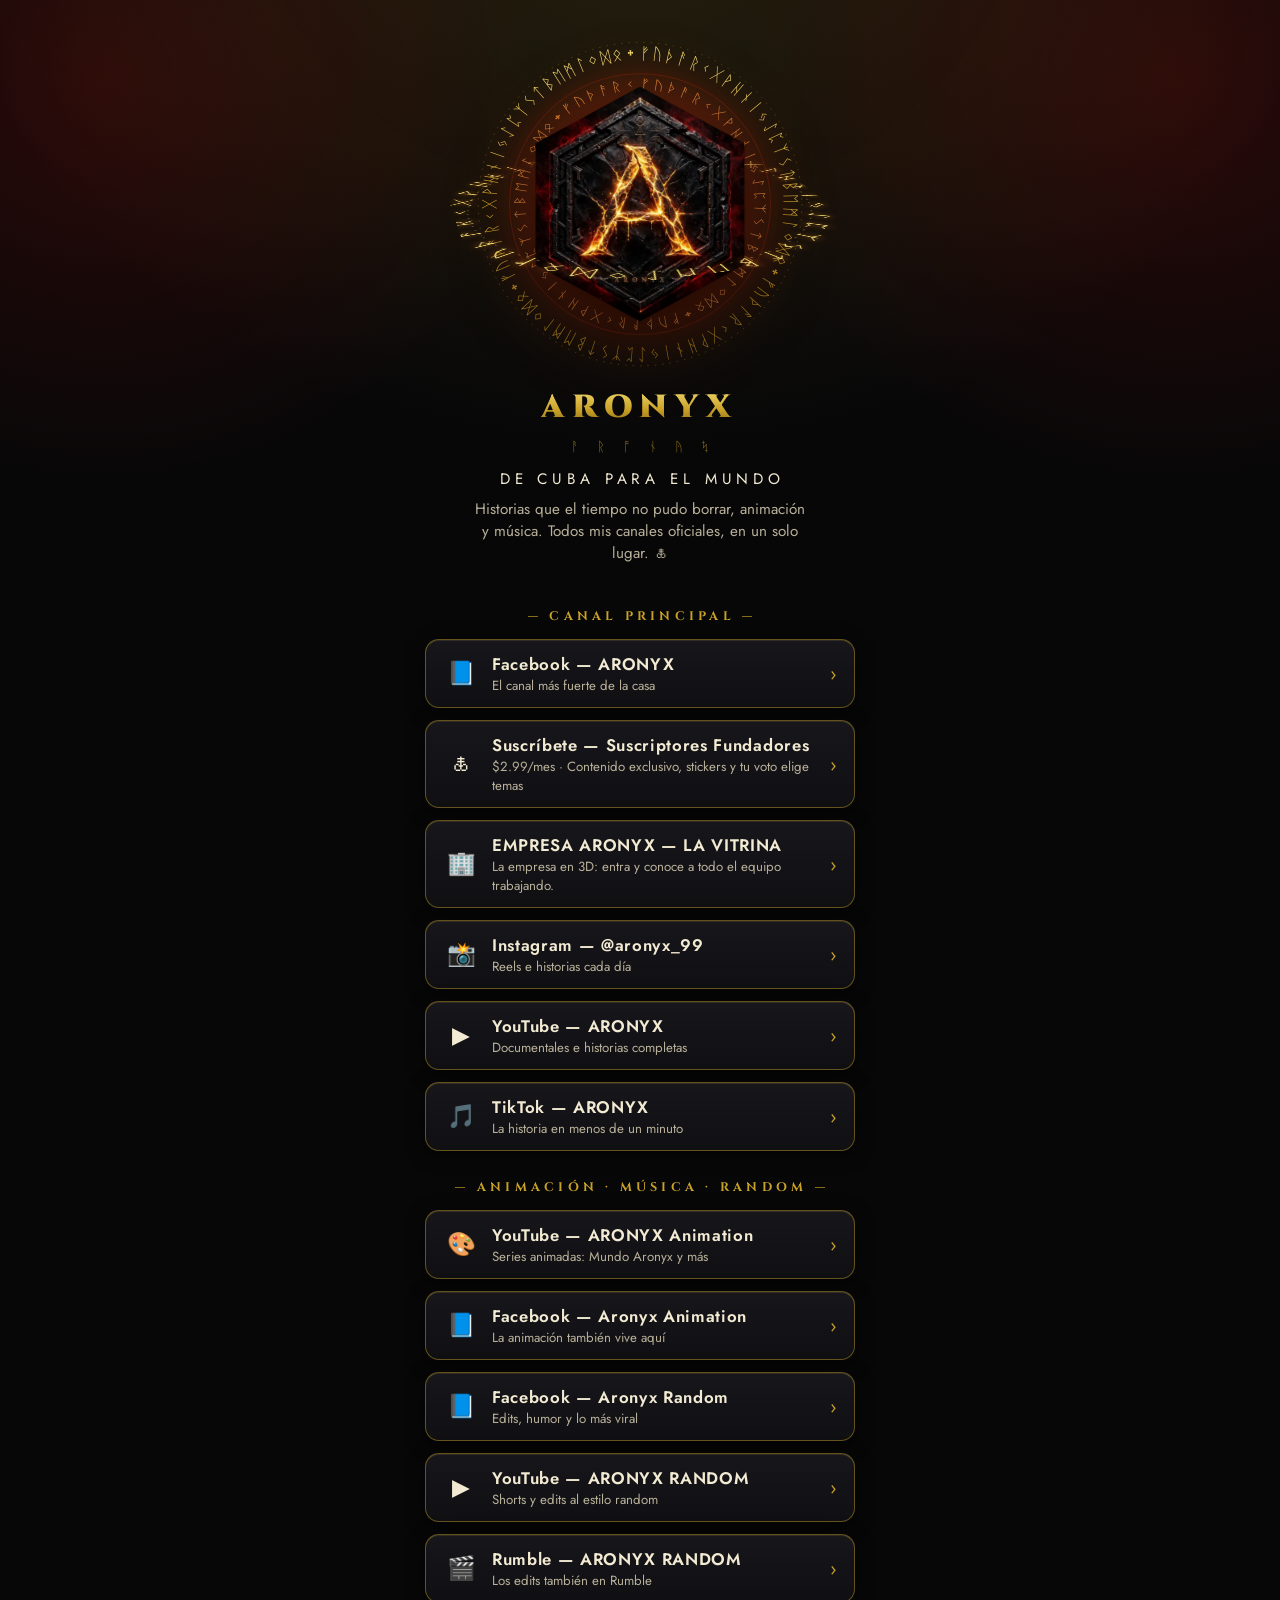
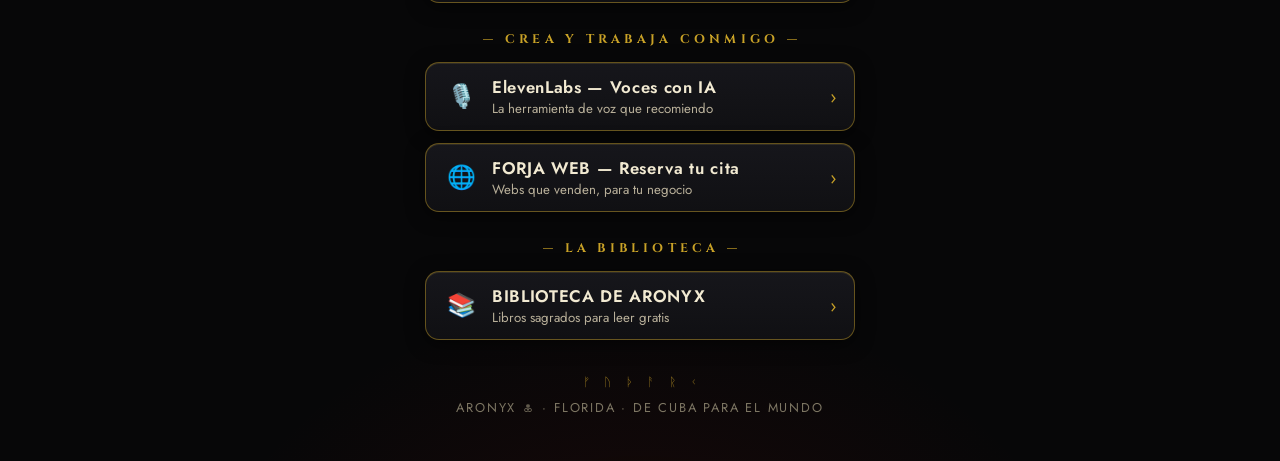
<file: index.html>
<!DOCTYPE html>
<html lang="es">
<head>
<meta charset="UTF-8">
<meta name="viewport" content="width=device-width, initial-scale=1.0">
<title>ARONYX 🜏 — Todos mis enlaces</title>
<meta name="description" content="ARONYX — Historias, animación y música. De Cuba para el mundo. Todos los canales oficiales en un solo lugar.">
<link rel="preconnect" href="https://fonts.googleapis.com">
<link rel="preconnect" href="https://fonts.gstatic.com" crossorigin>
<link href="https://fonts.googleapis.com/css2?family=Cinzel:wght@600;700;900&family=Jost:ital,wght@0,400;0,500;0,600;1,400&display=swap" rel="stylesheet">
<style>
  :root{
    --gold:#c9a227; --gold-hi:#eccd6a; --gold-dim:#8a6d1d;
    --bg:#070708; --panel:#101013; --panel2:#16161b;
    --text:#f2ead2; --muted:#b9b09a;
  }
  *{margin:0;padding:0;box-sizing:border-box;-webkit-tap-highlight-color:transparent}
  html,body{background:var(--bg);overflow-x:clip}
  body{
    font-family:'Jost',system-ui,sans-serif; color:var(--text);
    min-height:100vh; display:flex; flex-direction:column; align-items:center;
    padding:34px 18px 44px;
    background:
      radial-gradient(ellipse 55% 32% at 8% 4%, rgba(186,22,12,.20), transparent 62%),
      radial-gradient(ellipse 55% 32% at 92% 4%, rgba(186,22,12,.20), transparent 62%),
      radial-gradient(ellipse 90% 45% at 50% -5%, rgba(201,162,39,.16), transparent 60%),
      radial-gradient(ellipse 60% 30% at 50% 110%, rgba(150,12,6,.14), transparent 60%),
      var(--bg);
  }
  .wrap{width:100%;max-width:430px;display:flex;flex-direction:column;align-items:center}

  /* ===== Emblema épico: el sigilo REAL de su perfil + anillos rúnicos en 3D ===== */
  .hero{
    position:relative;width:min(86vw,332px);aspect-ratio:1/1;margin-top:4px;
    perspective:1050px;
    animation:epic-in 1.15s cubic-bezier(.17,1.25,.3,1) .08s both;
  }
  .stage{position:absolute;inset:0;transform-style:preserve-3d;animation:sway 9s ease-in-out 1.5s infinite}
  .glow{
    position:absolute;inset:7%;border-radius:50%;
    background:radial-gradient(circle,rgba(255,106,0,.55),rgba(214,32,12,.30) 46%,transparent 70%);
    filter:blur(16px);animation:pulse 3.8s ease-in-out infinite;
  }
  .flare{
    position:absolute;inset:0;pointer-events:none;opacity:0;
    background:radial-gradient(circle at 50% 46%,rgba(255,196,92,.55),rgba(255,90,20,.16) 42%,transparent 68%);
    animation:flare 1.25s ease-out .4s both;
  }
  .rings{position:absolute;inset:0;width:100%;height:100%;transform:translateZ(-6px)}
  .spin-a{transform-box:view-box;transform-origin:center;animation:spin 74s linear infinite}
  .spin-b{transform-box:view-box;transform-origin:center;animation:spin-rev 52s linear infinite}
  .runes-outer{font-size:20px;letter-spacing:3px;fill:url(#goldring)}
  .runes-mid{font-size:15.5px;letter-spacing:2px;fill:#ffab4a;opacity:.92}
  .orbit-plane{position:absolute;inset:-5%;transform:rotateX(70deg) rotateZ(-16deg);pointer-events:none}
  .orbit{width:100%;height:100%;animation:spin 26s linear infinite}
  .runes-orbit{font-size:25px;letter-spacing:6px;fill:#f6e27a;filter:drop-shadow(0 0 6px rgba(255,140,30,.85))}
  .core{
    position:absolute;left:50%;top:50%;width:75%;aspect-ratio:1/1;
    transform:translate(-50%,-50%) translateZ(36px);
    filter:drop-shadow(0 16px 28px rgba(0,0,0,.8)) drop-shadow(0 0 30px rgba(255,84,20,.30));
  }
  .sigil-img{
    width:100%;height:100%;object-fit:cover;display:block;
    clip-path:polygon(50% 4.5%,90.5% 26.5%,90.5% 73.5%,50% 95.5%,9.5% 73.5%,9.5% 26.5%);
  }
  .shock{
    position:absolute;left:50%;top:50%;width:64%;aspect-ratio:1/1;margin:-32% 0 0 -32%;
    border-radius:50%;border:2px solid rgba(255,176,72,.9);
    box-shadow:0 0 24px rgba(255,120,30,.5), inset 0 0 24px rgba(255,120,30,.35);
    opacity:0;pointer-events:none;animation:shock 1.05s ease-out .55s both;
  }
  .embers{position:absolute;inset:0;pointer-events:none}
  .embers span{
    position:absolute;bottom:15%;width:5px;height:5px;border-radius:50%;opacity:0;
    background:radial-gradient(circle,#ffd98a 0%,#ff7a1a 55%,rgba(255,60,10,0) 78%);
    box-shadow:0 0 8px 2px rgba(255,120,30,.55);
    animation:rise 7s linear infinite;
  }
  @keyframes spin{to{transform:rotate(360deg)}}
  @keyframes spin-rev{to{transform:rotate(-360deg)}}
  @keyframes pulse{0%,100%{opacity:.55;transform:scale(.96)}50%{opacity:.95;transform:scale(1.05)}}
  @keyframes sway{0%,100%{transform:rotateX(4deg) rotateY(-6deg)}50%{transform:rotateX(-3deg) rotateY(6deg)}}
  @keyframes epic-in{
    0%{opacity:0;transform:scale(.3) rotate(-7deg);filter:brightness(3.4) saturate(1.7)}
    52%{opacity:1;transform:scale(1.07) rotate(1.5deg);filter:brightness(1.6)}
    76%{transform:scale(.98) rotate(0deg)}
    100%{opacity:1;transform:scale(1);filter:brightness(1)}
  }
  @keyframes shock{0%{transform:scale(.5);opacity:.95}100%{transform:scale(1.45);opacity:0}}
  @keyframes flare{0%{opacity:0}25%{opacity:.9}100%{opacity:0}}
  @keyframes rise{
    0%{transform:translate3d(0,0,0) scale(1);opacity:0}
    10%{opacity:1}
    68%{opacity:.9}
    100%{transform:translate3d(var(--sway,0px),-218px,0) scale(.3);opacity:0}
  }
  @media (prefers-reduced-motion: reduce){
    .hero,.stage,.glow,.spin-a,.spin-b,.orbit{animation:none}
    .flare,.shock,.embers{display:none}
  }

  h1{
    font-family:'Cinzel',serif;font-weight:900;letter-spacing:.24em;
    font-size:2rem;margin-top:16px;text-align:center;
    background:linear-gradient(180deg,#f6e27a 0%,var(--gold) 55%,#7c5f14 100%);
    -webkit-background-clip:text;background-clip:text;color:transparent;
  }
  .runes{color:var(--gold-dim);letter-spacing:.55em;font-size:.8rem;margin-top:8px;text-indent:.55em}
  .lema{
    margin-top:12px;font-size:.95rem;letter-spacing:.32em;text-transform:uppercase;
    color:var(--text);text-align:center;text-indent:.32em;
  }
  .sub{margin-top:8px;color:var(--muted);font-size:.95rem;text-align:center;line-height:1.45;max-width:340px}
  .links{width:100%;margin-top:28px;display:flex;flex-direction:column;gap:12px}
  .section{
    margin:16px 0 2px;font-family:'Cinzel',serif;font-size:.78rem;font-weight:700;
    letter-spacing:.34em;color:var(--gold);text-transform:uppercase;text-align:center;text-indent:.34em;
  }
  a.btn{
    display:flex;align-items:center;gap:14px;width:100%;
    min-height:62px;padding:12px 18px;border-radius:14px;
    background:linear-gradient(180deg,var(--panel2),var(--panel));
    border:1px solid rgba(201,162,39,.45);
    color:var(--text);text-decoration:none;
    box-shadow:0 4px 18px rgba(0,0,0,.55), inset 0 1px 0 rgba(236,205,106,.12);
    transition:transform .12s ease, border-color .12s ease, box-shadow .12s ease;
  }
  a.btn:active{transform:scale(.985);border-color:var(--gold-hi)}
  .ico{font-size:1.45rem;line-height:1;width:34px;text-align:center;flex:0 0 34px}
  .btn .t{display:flex;flex-direction:column}
  .btn .name{font-weight:600;font-size:1.05rem;letter-spacing:.04em}
  .btn .desc{color:var(--muted);font-size:.83rem}
  .btn .arr{margin-left:auto;color:var(--gold);font-size:1.15rem}
  footer{margin-top:34px;text-align:center}
  footer .fr{color:var(--gold-dim);letter-spacing:.5em;font-size:.72rem;text-indent:.5em}
  footer p{color:#7d7663;font-size:.8rem;margin-top:8px;letter-spacing:.14em}
</style>
</head>
<body>
<div class="wrap">

  <!-- Sigilo oficial ARONYX: la imagen REAL de su perfil (hexágono de obsidiana, A de lava,
       negro y rojo) rodeada de anillos rúnicos en 3D. La A NO se redibuja: es la suya. -->
  <div class="hero" role="img" aria-label="Sigilo oficial ARONYX: hexágono de obsidiana con la A de lava, rodeado de runas">
    <div class="stage">
      <div class="glow"></div>
      <div class="flare"></div>
      <svg class="rings" viewBox="0 0 400 400" aria-hidden="true">
        <defs>
          <path id="cirO" d="M200,24 a176,176 0 1,1 -0.01,0"/>
          <path id="cirM" d="M200,60 a140,140 0 1,1 -0.01,0"/>
          <linearGradient id="goldring" x1="0" y1="0" x2="0" y2="1">
            <stop offset="0" stop-color="#f6e27a"/><stop offset=".55" stop-color="#c9a227"/><stop offset="1" stop-color="#8a6d1d"/>
          </linearGradient>
        </defs>
        <circle cx="200" cy="200" r="196" fill="none" stroke="#8a6d1d" stroke-width="1" stroke-dasharray="2 7" opacity=".55"/>
        <circle cx="200" cy="200" r="158" fill="none" stroke="rgba(224,49,18,.30)" stroke-width="1"/>
        <circle cx="200" cy="200" r="122" fill="none" stroke="rgba(201,162,39,.20)" stroke-width="1" stroke-dasharray="1 6"/>
        <g class="spin-a">
          <text class="runes-outer"><textPath href="#cirO" textLength="1102" lengthAdjust="spacingAndGlyphs">ᚠᚢᚦᚨᚱᚲᚷᚹᚺᚾᛁᛃᛇᛈᛉᛊᛏᛒᛖᛗᛚᛜᛞᛟ᛭ᚠᚢᚦᚨᚱᚲᚷᚹᚺᚾᛁᛃᛇᛈᛉᛊᛏᛒᛖᛗᛚᛜᛞᛟ᛭ᚠᚢᚦᚨᚱᚲᚷᚹᚺᚾᛁᛃᛇᛈᛉᛊᛏᛒᛖᛗᛚᛜᛞᛟ᛭</textPath></text>
        </g>
        <g class="spin-b">
          <text class="runes-mid"><textPath href="#cirM" textLength="876" lengthAdjust="spacingAndGlyphs">ᚠᚢᚦᚨᚱᚲᚷᚹᚺᚾᛁᛃᛇᛈᛉᛊᛏᛒᛖᛗᛚᛜᛞᛟ᛭ᚠᚢᚦᚨᚱᚲᚷᚹᚺᚾᛁᛃᛇᛈᛉᛊᛏᛒᛖᛗᛚᛜᛞᛟ᛭ᚠᚢᚦᚨᚱᚲ</textPath></text>
        </g>
      </svg>
      <div class="orbit-plane">
        <svg class="orbit" viewBox="0 0 400 400" aria-hidden="true">
          <defs><path id="cirT" d="M200,14 a186,186 0 1,1 -0.01,0"/></defs>
          <circle cx="200" cy="200" r="186" fill="none" stroke="rgba(236,205,106,.4)" stroke-width="1.4" stroke-dasharray="3 9"/>
          <text class="runes-orbit"><textPath href="#cirT" textLength="1164" lengthAdjust="spacingAndGlyphs">ᚠᚢᚦᚨᚱᚲᚷᚹᚺᚾᛁᛃᛇᛈᛉᛊᛏᛒᛖᛗᛚᛜᛞᛟᚠᚢᚦᚨᚱᚲᚷᚹᚺᚾᛁᛃᛇᛈ</textPath></text>
        </svg>
      </div>
      <div class="core">
        <img class="sigil-img" src="[data-uri]" width="640" height="640" alt="Sigilo ARONYX" fetchpriority="high" decoding="async">
      </div>
      <div class="shock"></div>
      <div class="embers" aria-hidden="true">
        <span style="left:18%;--sway:-22px;animation-duration:7.5s;animation-delay:.2s"></span>
        <span style="left:26%;--sway:14px;animation-duration:9s;animation-delay:1.4s"></span>
        <span style="left:33%;--sway:-10px;animation-duration:6.4s;animation-delay:2.6s"></span>
        <span style="left:41%;--sway:20px;animation-duration:8.2s;animation-delay:.8s"></span>
        <span style="left:48%;--sway:-18px;animation-duration:7s;animation-delay:3.4s"></span>
        <span style="left:56%;--sway:10px;animation-duration:9.6s;animation-delay:1.9s"></span>
        <span style="left:63%;--sway:-24px;animation-duration:6.8s;animation-delay:4.2s"></span>
        <span style="left:71%;--sway:16px;animation-duration:8.8s;animation-delay:.5s"></span>
        <span style="left:79%;--sway:-12px;animation-duration:7.8s;animation-delay:2.2s"></span>
        <span style="left:29%;--sway:24px;animation-duration:10s;animation-delay:5s"></span>
        <span style="left:52%;--sway:-6px;animation-duration:6.2s;animation-delay:5.8s"></span>
        <span style="left:67%;--sway:8px;animation-duration:9.2s;animation-delay:3s"></span>
      </div>
    </div>
  </div>

  <h1>ARONYX</h1>
  <div class="runes">ᚨ ᚱ ᚩ ᚾ ᚤ ᛪ</div>
  <div class="lema">De Cuba para el mundo</div>
  <p class="sub">Historias que el tiempo no pudo borrar, animación y música. Todos mis canales oficiales, en un solo lugar. 🜏</p>

  <div class="links">
    <div class="section">— Canal principal —</div>

    <a class="btn" href="https://www.facebook.com/61594683735686">
      <span class="ico">📘</span>
      <span class="t"><span class="name">Facebook — ARONYX</span><span class="desc">El canal más fuerte de la casa</span></span>
      <span class="arr">›</span>
    </a>
    <a class="btn" href="https://www.facebook.com/61594683735686/subscribe/">
      <span class="ico">🜏</span>
      <span class="t"><span class="name">Suscríbete — Suscriptores Fundadores</span><span class="desc">$2.99/mes · Contenido exclusivo, stickers y tu voto elige temas</span></span>
      <span class="arr">›</span>
    </a>
    <a class="btn" href="https://muse.ai/s/empresa-aronyx-uv60xvxmixzegxe/OhN6BYkK7xHmEYTzje8Q-FH6EB6jsXuoKxsRKbzCZ30">
      <span class="ico">🏢</span>
      <span class="t"><span class="name">EMPRESA ARONYX — LA VITRINA</span><span class="desc">La empresa en 3D: entra y conoce a todo el equipo trabajando.</span></span>
      <span class="arr">›</span>
    </a>
    <a class="btn" href="https://www.instagram.com/aronyx_99">
      <span class="ico">📸</span>
      <span class="t"><span class="name">Instagram — @aronyx_99</span><span class="desc">Reels e historias cada día</span></span>
      <span class="arr">›</span>
    </a>
    <a class="btn" href="https://www.youtube.com/@aronyx99">
      <span class="ico">▶️</span>
      <span class="t"><span class="name">YouTube — ARONYX</span><span class="desc">Documentales e historias completas</span></span>
      <span class="arr">›</span>
    </a>
    <a class="btn" href="https://www.tiktok.com/@elami_ci99">
      <span class="ico">🎵</span>
      <span class="t"><span class="name">TikTok — ARONYX</span><span class="desc">La historia en menos de un minuto</span></span>
      <span class="arr">›</span>
    </a>

    <div class="section">— Animación · Música · Random —</div>

    <a class="btn" href="https://www.youtube.com/@ARONYXAnimation">
      <span class="ico">🎨</span>
      <span class="t"><span class="name">YouTube — ARONYX Animation</span><span class="desc">Series animadas: Mundo Aronyx y más</span></span>
      <span class="arr">›</span>
    </a>
    <a class="btn" href="https://www.facebook.com/profile.php?id=61595807870297">
      <span class="ico">📘</span>
      <span class="t"><span class="name">Facebook — Aronyx Animation</span><span class="desc">La animación también vive aquí</span></span>
      <span class="arr">›</span>
    </a>
    <a class="btn" href="https://www.facebook.com/profile.php?id=61595536201968">
      <span class="ico">📘</span>
      <span class="t"><span class="name">Facebook — Aronyx Random</span><span class="desc">Edits, humor y lo más viral</span></span>
      <span class="arr">›</span>
    </a>
    <a class="btn" href="https://www.youtube.com/@ARONYXRANDOM">
      <span class="ico">▶️</span>
      <span class="t"><span class="name">YouTube — ARONYX RANDOM</span><span class="desc">Shorts y edits al estilo random</span></span>
      <span class="arr">›</span>
    </a>
    <a class="btn" href="https://rumble.com/c/c-7971514">
      <span class="ico">🎬</span>
      <span class="t"><span class="name">Rumble — ARONYX RANDOM</span><span class="desc">Los edits también en Rumble</span></span>
      <span class="arr">›</span>
    </a>

    <div class="section">— Crea y trabaja conmigo —</div>

    <a class="btn" href="https://try.elevenlabs.io/y86psbyp3qfk">
      <span class="ico">🎙️</span>
      <span class="t"><span class="name">ElevenLabs — Voces con IA</span><span class="desc">La herramienta de voz que recomiendo</span></span>
      <span class="arr">›</span>
    </a>
    <a class="btn" href="https://cal.com/forjaweb/cita-forja-web">
      <span class="ico">🌐</span>
      <span class="t"><span class="name">FORJA WEB — Reserva tu cita</span><span class="desc">Webs que venden, para tu negocio</span></span>
      <span class="arr">›</span>
    </a>

    <div class="section">— La Biblioteca —</div>

    <a class="btn" href="biblioteca.html">
      <span class="ico">📚</span>
      <span class="t"><span class="name">BIBLIOTECA DE ARONYX</span><span class="desc">Libros sagrados para leer gratis</span></span>
      <span class="arr">›</span>
    </a>
  </div>

  <footer>
    <div class="fr">ᚠ ᚢ ᚦ ᚨ ᚱ ᚲ</div>
    <p>ARONYX 🜏 · FLORIDA · DE CUBA PARA EL MUNDO</p>
  </footer>
</div>
<script>
try{var i=document.querySelector('.sigil-img');if(i){var l=document.createElement('link');l.rel='icon';l.type='image/webp';l.href=i.src;document.head.appendChild(l);}}catch(e){}
</script>
</body>
</html>
</file>
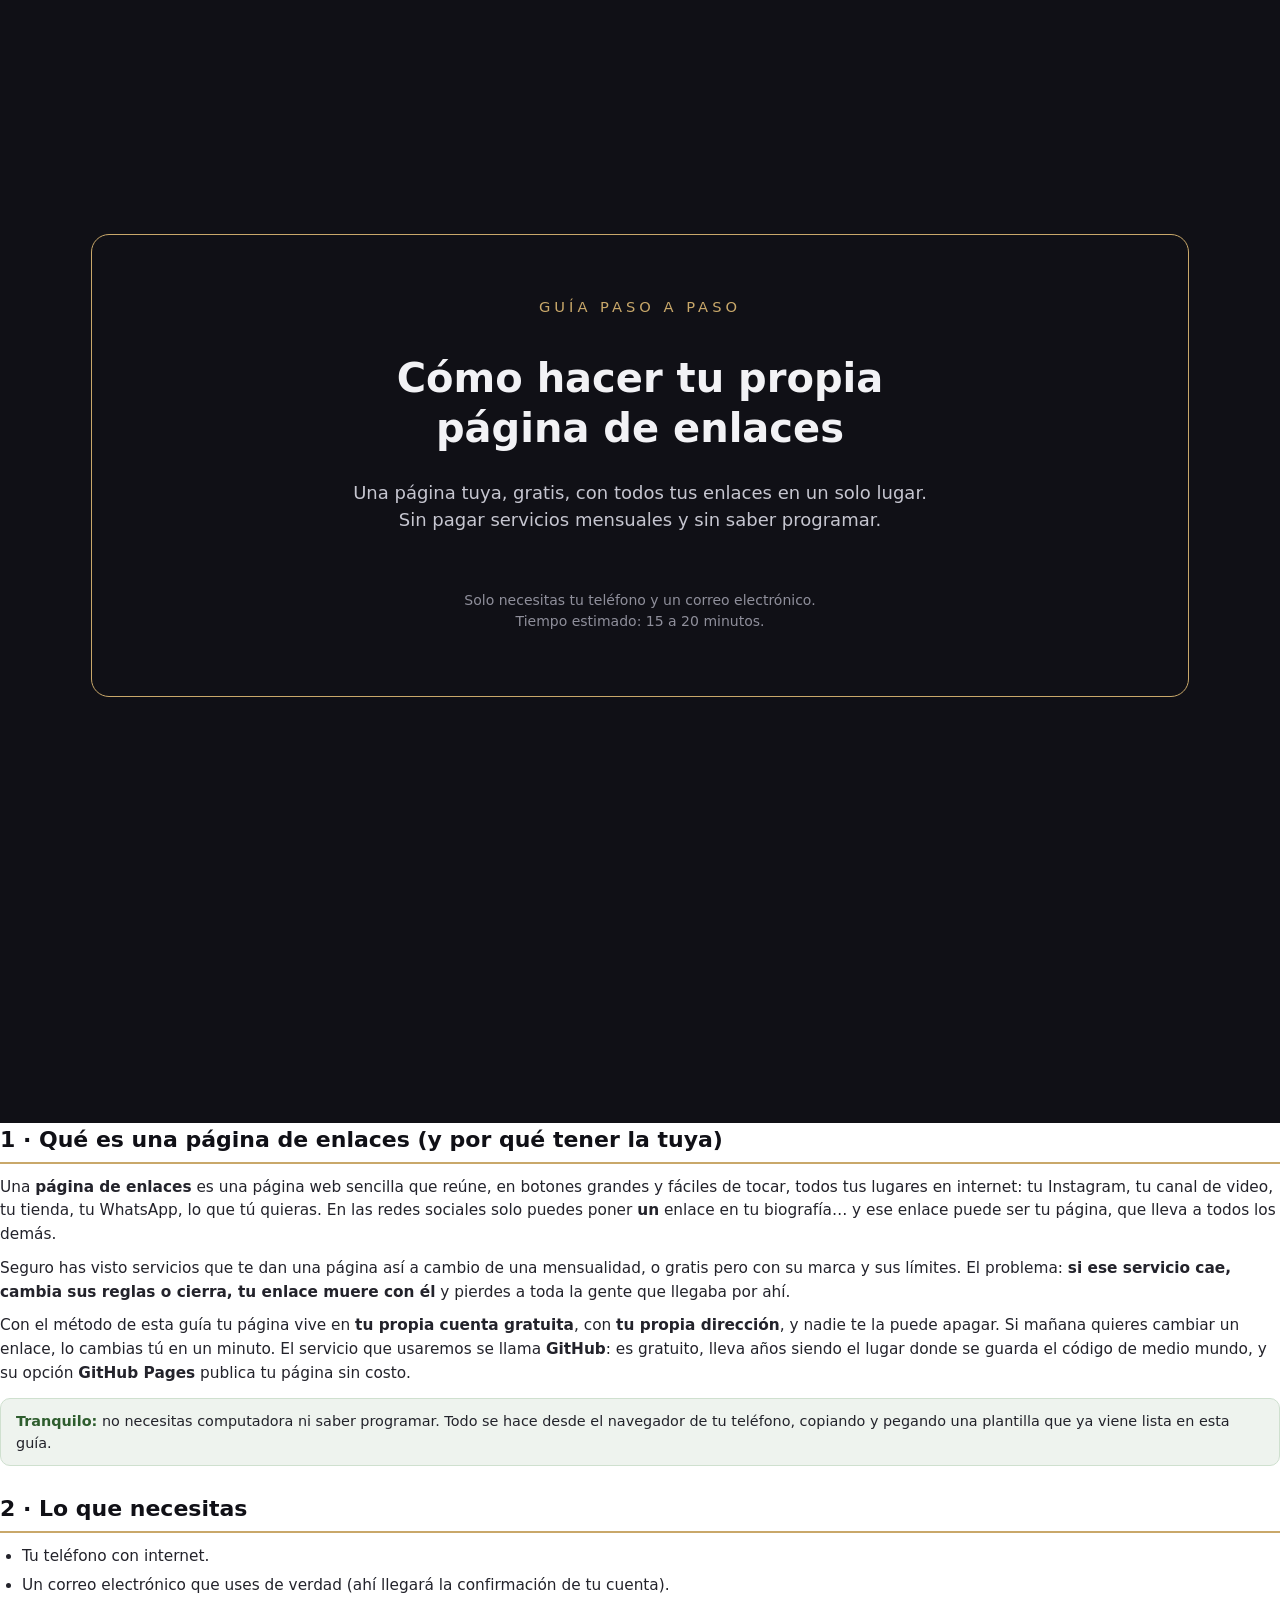
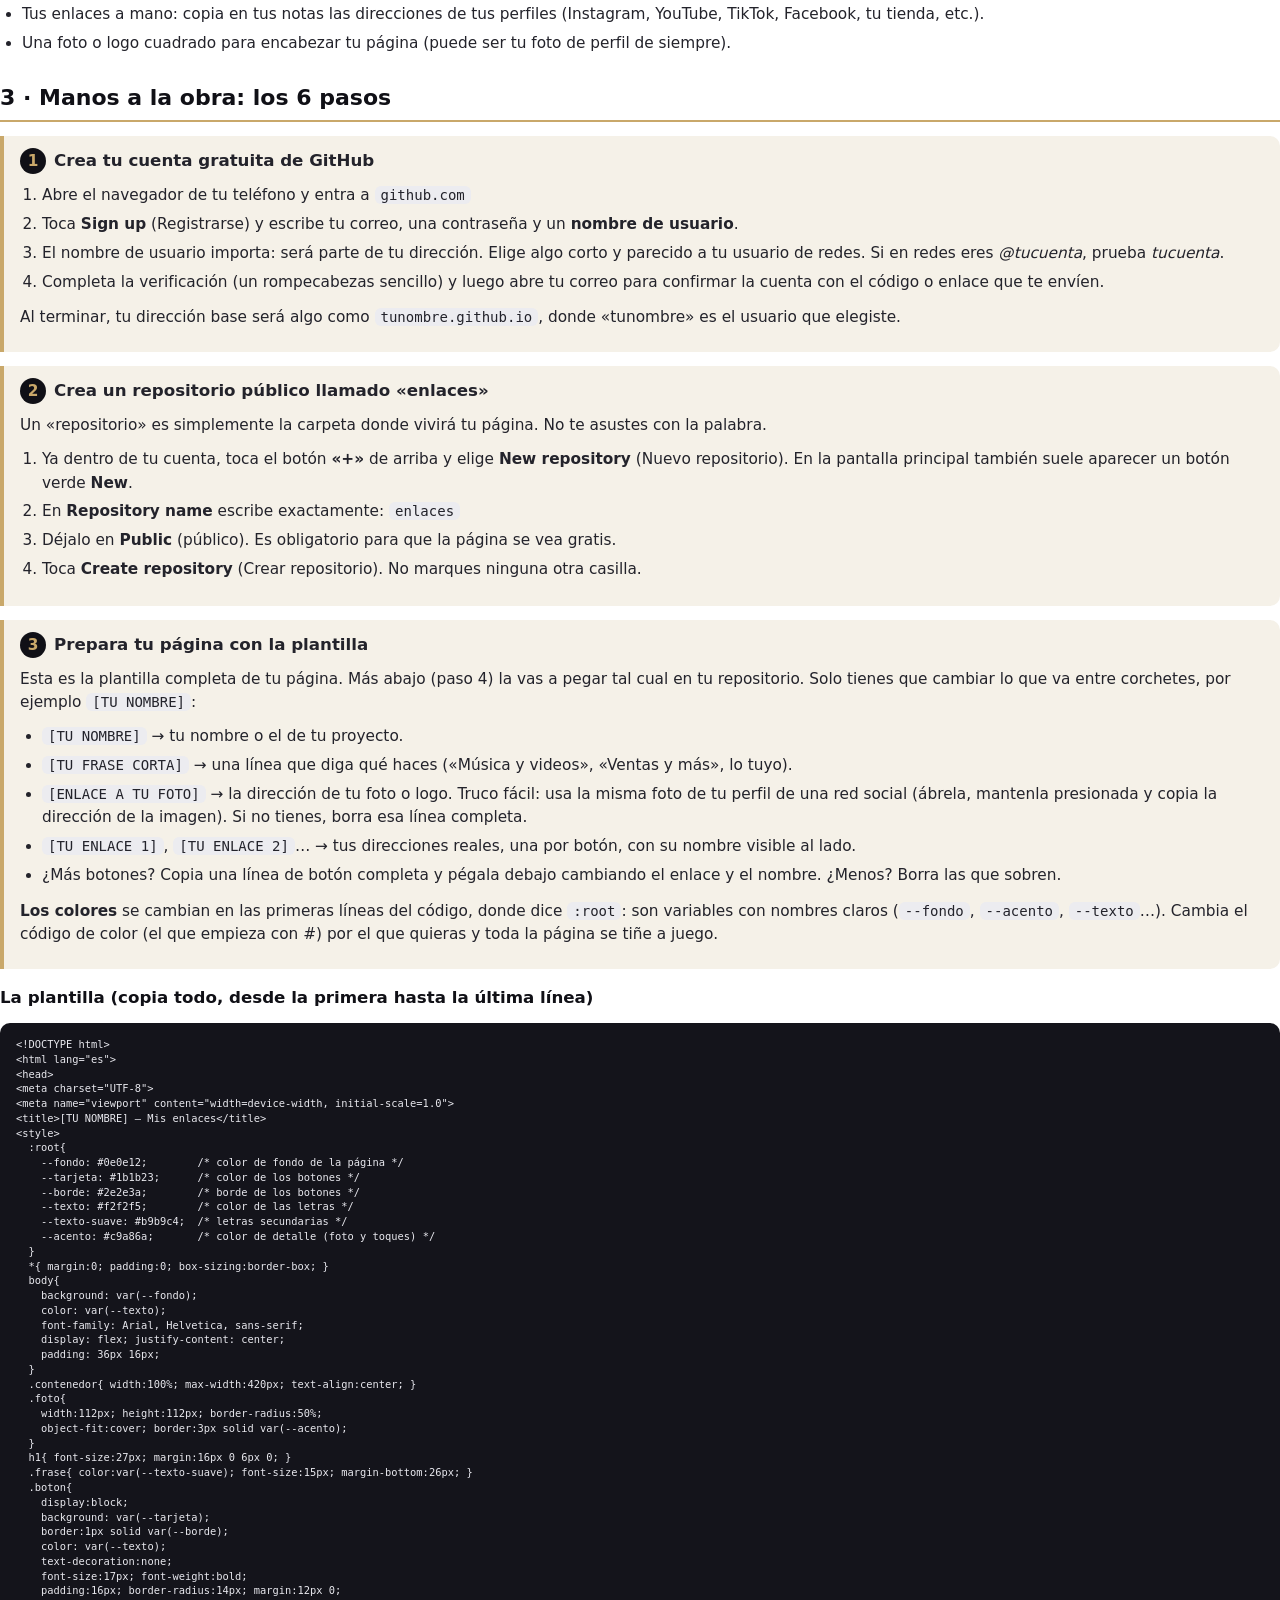
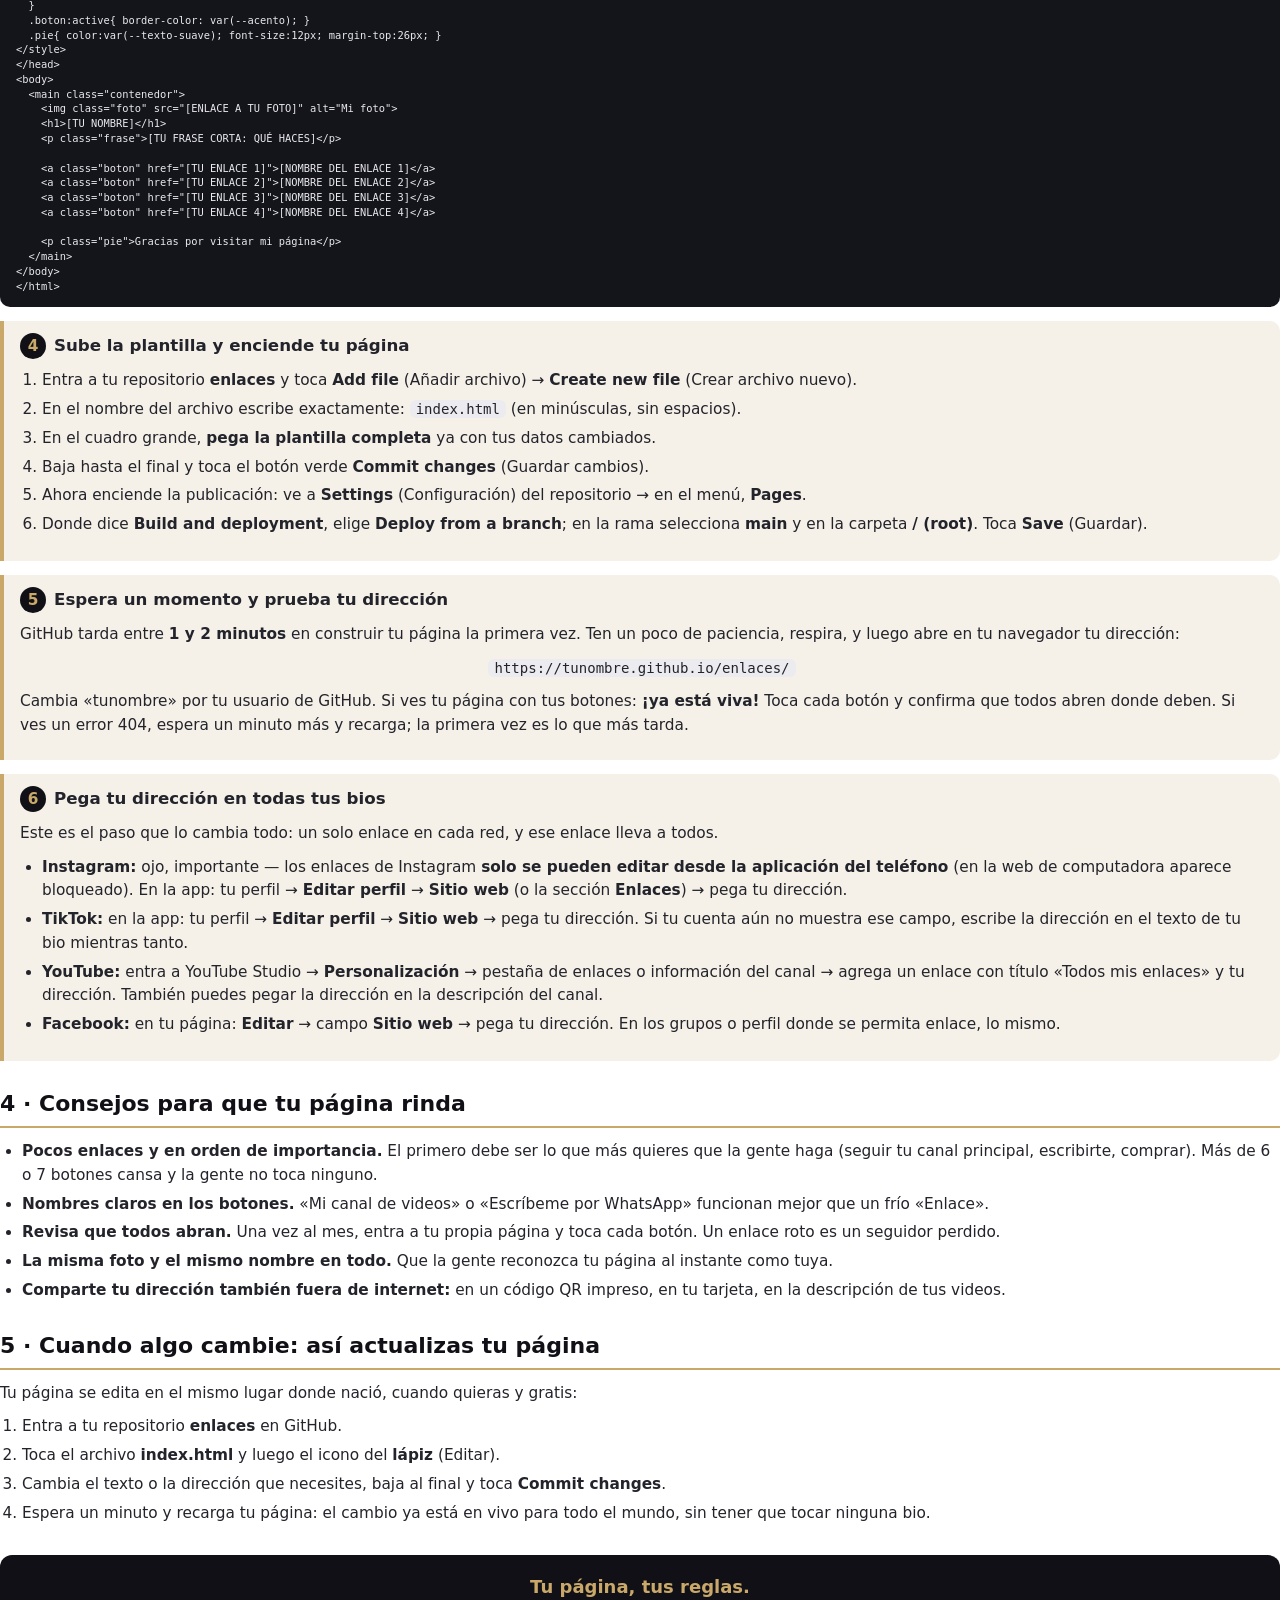
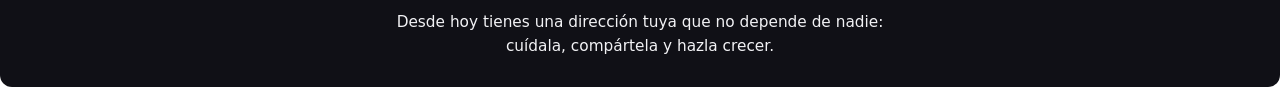
<file: GUIA-ENLACES.html>
<!DOCTYPE html>
<html lang="es">
<head>
<meta charset="UTF-8">
<title>Cómo hacer tu propia página de enlaces</title>
<style>
  @page {
    size: A4;
    margin: 2.2cm 2cm 2.4cm 2cm;
    @bottom-center {
      content: "Cómo hacer tu propia página de enlaces · Página " counter(page) " de " counter(pages);
      font-family: "Noto Sans", sans-serif;
      font-size: 8.5pt;
      color: #8a8a96;
    }
  }
  @page portada { margin: 0; @bottom-center { content: none; } }

  * { margin: 0; padding: 0; box-sizing: border-box; }
  body {
    font-family: "Noto Sans", "DejaVu Sans", sans-serif;
    color: #23232b;
    font-size: 11.5pt;
    line-height: 1.55;
  }

  /* ---------- PORTADA ---------- */
  .portada {
    page: portada;
    height: 29.7cm;
    background: #101016;
    color: #f2f2f5;
    text-align: center;
    padding: 6.2cm 2.4cm 0 2.4cm;
    page-break-after: always;
  }
  .portada .marco {
    border: 1.5px solid #c9a86a;
    border-radius: 18px;
    padding: 1.6cm 1.1cm 1.4cm 1.1cm;
  }
  .portada .etiqueta {
    color: #c9a86a;
    font-size: 11pt;
    letter-spacing: 4px;
    text-transform: uppercase;
    margin-bottom: 0.9cm;
  }
  .portada h1 {
    font-size: 30pt;
    line-height: 1.25;
    font-weight: bold;
    margin-bottom: 0.7cm;
  }
  .portada .subtitulo {
    color: #c6c6d0;
    font-size: 13.5pt;
    line-height: 1.5;
  }
  .portada .pie-portada {
    margin-top: 1.5cm;
    color: #8f8f9b;
    font-size: 10.5pt;
  }

  /* ---------- CONTENIDO ---------- */
  h2 {
    font-size: 16.5pt;
    color: #101016;
    border-bottom: 2.5px solid #c9a86a;
    padding-bottom: 5px;
    margin: 26px 0 12px 0;
  }
  h2:first-of-type { margin-top: 0; }
  h3 { font-size: 12.5pt; margin: 16px 0 6px 0; color: #101016; }
  p { margin-bottom: 10px; }
  ul, ol { margin: 6px 0 12px 22px; }
  li { margin-bottom: 5px; }
  .paso {
    background: #f5f1e8;
    border-left: 4px solid #c9a86a;
    border-radius: 0 10px 10px 0;
    padding: 12px 16px;
    margin: 14px 0;
  }
  .paso .num {
    display: inline-block;
    background: #101016;
    color: #c9a86a;
    font-weight: bold;
    border-radius: 50%;
    width: 26px; height: 26px;
    text-align: center;
    line-height: 26px;
    margin-right: 8px;
    font-size: 11.5pt;
  }
  .paso .titulo-paso { font-weight: bold; font-size: 12.5pt; }
  .nota {
    background: #eef3ee;
    border: 1px solid #cfe0cf;
    border-radius: 10px;
    padding: 11px 15px;
    margin: 12px 0;
    font-size: 10.8pt;
  }
  .nota strong { color: #2e5d2e; }
  .direccion {
    font-family: "DejaVu Sans Mono", monospace;
    background: #ececf0;
    border-radius: 6px;
    padding: 1px 6px;
    font-size: 10.5pt;
    word-break: break-all;
  }
  pre {
    font-family: "DejaVu Sans Mono", monospace;
    font-size: 7.8pt;
    line-height: 1.42;
    background: #14141b;
    color: #e8e8ee;
    border-radius: 10px;
    padding: 14px 16px;
    white-space: pre-wrap;
    word-wrap: break-word;
    margin: 12px 0;
    page-break-inside: avoid;
  }
  .cierre {
    margin-top: 30px;
    background: #101016;
    color: #f2f2f5;
    border-radius: 12px;
    padding: 18px 20px;
    text-align: center;
  }
  .cierre .grande { font-size: 13.5pt; font-weight: bold; color: #c9a86a; }
  .evitar-salto { page-break-inside: avoid; }
</style>
</head>
<body>

<!-- ================= PORTADA ================= -->
<div class="portada">
  <div class="marco">
    <div class="etiqueta">Guía paso a paso</div>
    <h1>Cómo hacer tu propia<br>página de enlaces</h1>
    <p class="subtitulo">Una página tuya, gratis, con todos tus enlaces en un solo lugar.<br>
    Sin pagar servicios mensuales y sin saber programar.</p>
    <p class="pie-portada">Solo necesitas tu teléfono y un correo electrónico.<br>Tiempo estimado: 15 a 20 minutos.</p>
  </div>
</div>

<!-- ================= QUÉ ES ================= -->
<h2>1 · Qué es una página de enlaces (y por qué tener la tuya)</h2>
<p>Una <strong>página de enlaces</strong> es una página web sencilla que reúne, en botones grandes y fáciles de tocar, todos tus lugares en internet: tu Instagram, tu canal de video, tu tienda, tu WhatsApp, lo que tú quieras. En las redes sociales solo puedes poner <strong>un</strong> enlace en tu biografía… y ese enlace puede ser tu página, que lleva a todos los demás.</p>
<p>Seguro has visto servicios que te dan una página así a cambio de una mensualidad, o gratis pero con su marca y sus límites. El problema: <strong>si ese servicio cae, cambia sus reglas o cierra, tu enlace muere con él</strong> y pierdes a toda la gente que llegaba por ahí.</p>
<p>Con el método de esta guía tu página vive en <strong>tu propia cuenta gratuita</strong>, con <strong>tu propia dirección</strong>, y nadie te la puede apagar. Si mañana quieres cambiar un enlace, lo cambias tú en un minuto. El servicio que usaremos se llama <strong>GitHub</strong>: es gratuito, lleva años siendo el lugar donde se guarda el código de medio mundo, y su opción <strong>GitHub Pages</strong> publica tu página sin costo.</p>

<div class="nota"><strong>Tranquilo:</strong> no necesitas computadora ni saber programar. Todo se hace desde el navegador de tu teléfono, copiando y pegando una plantilla que ya viene lista en esta guía.</div>

<h2>2 · Lo que necesitas</h2>
<ul>
  <li>Tu teléfono con internet.</li>
  <li>Un correo electrónico que uses de verdad (ahí llegará la confirmación de tu cuenta).</li>
  <li>Tus enlaces a mano: copia en tus notas las direcciones de tus perfiles (Instagram, YouTube, TikTok, Facebook, tu tienda, etc.).</li>
  <li>Una foto o logo cuadrado para encabezar tu página (puede ser tu foto de perfil de siempre).</li>
</ul>

<!-- ================= PASOS ================= -->
<h2>3 · Manos a la obra: los 6 pasos</h2>

<div class="paso evitar-salto">
  <p><span class="num">1</span><span class="titulo-paso">Crea tu cuenta gratuita de GitHub</span></p>
  <ol>
    <li>Abre el navegador de tu teléfono y entra a <span class="direccion">github.com</span></li>
    <li>Toca <strong>Sign up</strong> (Registrarse) y escribe tu correo, una contraseña y un <strong>nombre de usuario</strong>.</li>
    <li>El nombre de usuario importa: será parte de tu dirección. Elige algo corto y parecido a tu usuario de redes. Si en redes eres <em>@tucuenta</em>, prueba <em>tucuenta</em>.</li>
    <li>Completa la verificación (un rompecabezas sencillo) y luego abre tu correo para confirmar la cuenta con el código o enlace que te envíen.</li>
  </ol>
  <p>Al terminar, tu dirección base será algo como <span class="direccion">tunombre.github.io</span>, donde «tunombre» es el usuario que elegiste.</p>
</div>

<div class="paso evitar-salto">
  <p><span class="num">2</span><span class="titulo-paso">Crea un repositorio público llamado «enlaces»</span></p>
  <p>Un «repositorio» es simplemente la carpeta donde vivirá tu página. No te asustes con la palabra.</p>
  <ol>
    <li>Ya dentro de tu cuenta, toca el botón <strong>«+»</strong> de arriba y elige <strong>New repository</strong> (Nuevo repositorio). En la pantalla principal también suele aparecer un botón verde <strong>New</strong>.</li>
    <li>En <strong>Repository name</strong> escribe exactamente: <span class="direccion">enlaces</span></li>
    <li>Déjalo en <strong>Public</strong> (público). Es obligatorio para que la página se vea gratis.</li>
    <li>Toca <strong>Create repository</strong> (Crear repositorio). No marques ninguna otra casilla.</li>
  </ol>
</div>

<div class="paso">
  <p><span class="num">3</span><span class="titulo-paso">Prepara tu página con la plantilla</span></p>
  <p>Esta es la plantilla completa de tu página. Más abajo (paso 4) la vas a pegar tal cual en tu repositorio. Solo tienes que cambiar lo que va entre corchetes, por ejemplo <span class="direccion">[TU NOMBRE]</span>:</p>
  <ul>
    <li><span class="direccion">[TU NOMBRE]</span> → tu nombre o el de tu proyecto.</li>
    <li><span class="direccion">[TU FRASE CORTA]</span> → una línea que diga qué haces («Música y videos», «Ventas y más», lo tuyo).</li>
    <li><span class="direccion">[ENLACE A TU FOTO]</span> → la dirección de tu foto o logo. Truco fácil: usa la misma foto de tu perfil de una red social (ábrela, mantenla presionada y copia la dirección de la imagen). Si no tienes, borra esa línea completa.</li>
    <li><span class="direccion">[TU ENLACE 1]</span>, <span class="direccion">[TU ENLACE 2]</span>… → tus direcciones reales, una por botón, con su nombre visible al lado.</li>
    <li>¿Más botones? Copia una línea de botón completa y pégala debajo cambiando el enlace y el nombre. ¿Menos? Borra las que sobren.</li>
  </ul>
  <p><strong>Los colores</strong> se cambian en las primeras líneas del código, donde dice <span class="direccion">:root</span>: son variables con nombres claros (<span class="direccion">--fondo</span>, <span class="direccion">--acento</span>, <span class="direccion">--texto</span>…). Cambia el código de color (el que empieza con #) por el que quieras y toda la página se tiñe a juego.</p>
</div>

<h3>La plantilla (copia todo, desde la primera hasta la última línea)</h3>
<pre>&lt;!DOCTYPE html&gt;
&lt;html lang="es"&gt;
&lt;head&gt;
&lt;meta charset="UTF-8"&gt;
&lt;meta name="viewport" content="width=device-width, initial-scale=1.0"&gt;
&lt;title&gt;[TU NOMBRE] — Mis enlaces&lt;/title&gt;
&lt;style&gt;
  :root{
    --fondo: #0e0e12;        /* color de fondo de la página */
    --tarjeta: #1b1b23;      /* color de los botones */
    --borde: #2e2e3a;        /* borde de los botones */
    --texto: #f2f2f5;        /* color de las letras */
    --texto-suave: #b9b9c4;  /* letras secundarias */
    --acento: #c9a86a;       /* color de detalle (foto y toques) */
  }
  *{ margin:0; padding:0; box-sizing:border-box; }
  body{
    background: var(--fondo);
    color: var(--texto);
    font-family: Arial, Helvetica, sans-serif;
    display: flex; justify-content: center;
    padding: 36px 16px;
  }
  .contenedor{ width:100%; max-width:420px; text-align:center; }
  .foto{
    width:112px; height:112px; border-radius:50%;
    object-fit:cover; border:3px solid var(--acento);
  }
  h1{ font-size:27px; margin:16px 0 6px 0; }
  .frase{ color:var(--texto-suave); font-size:15px; margin-bottom:26px; }
  .boton{
    display:block;
    background: var(--tarjeta);
    border:1px solid var(--borde);
    color: var(--texto);
    text-decoration:none;
    font-size:17px; font-weight:bold;
    padding:16px; border-radius:14px; margin:12px 0;
  }
  .boton:active{ border-color: var(--acento); }
  .pie{ color:var(--texto-suave); font-size:12px; margin-top:26px; }
&lt;/style&gt;
&lt;/head&gt;
&lt;body&gt;
  &lt;main class="contenedor"&gt;
    &lt;img class="foto" src="[ENLACE A TU FOTO]" alt="Mi foto"&gt;
    &lt;h1&gt;[TU NOMBRE]&lt;/h1&gt;
    &lt;p class="frase"&gt;[TU FRASE CORTA: QUÉ HACES]&lt;/p&gt;

    &lt;a class="boton" href="[TU ENLACE 1]"&gt;[NOMBRE DEL ENLACE 1]&lt;/a&gt;
    &lt;a class="boton" href="[TU ENLACE 2]"&gt;[NOMBRE DEL ENLACE 2]&lt;/a&gt;
    &lt;a class="boton" href="[TU ENLACE 3]"&gt;[NOMBRE DEL ENLACE 3]&lt;/a&gt;
    &lt;a class="boton" href="[TU ENLACE 4]"&gt;[NOMBRE DEL ENLACE 4]&lt;/a&gt;

    &lt;p class="pie"&gt;Gracias por visitar mi página&lt;/p&gt;
  &lt;/main&gt;
&lt;/body&gt;
&lt;/html&gt;</pre>

<div class="paso evitar-salto">
  <p><span class="num">4</span><span class="titulo-paso">Sube la plantilla y enciende tu página</span></p>
  <ol>
    <li>Entra a tu repositorio <strong>enlaces</strong> y toca <strong>Add file</strong> (Añadir archivo) → <strong>Create new file</strong> (Crear archivo nuevo).</li>
    <li>En el nombre del archivo escribe exactamente: <span class="direccion">index.html</span> (en minúsculas, sin espacios).</li>
    <li>En el cuadro grande, <strong>pega la plantilla completa</strong> ya con tus datos cambiados.</li>
    <li>Baja hasta el final y toca el botón verde <strong>Commit changes</strong> (Guardar cambios).</li>
    <li>Ahora enciende la publicación: ve a <strong>Settings</strong> (Configuración) del repositorio → en el menú, <strong>Pages</strong>.</li>
    <li>Donde dice <strong>Build and deployment</strong>, elige <strong>Deploy from a branch</strong>; en la rama selecciona <strong>main</strong> y en la carpeta <strong>/ (root)</strong>. Toca <strong>Save</strong> (Guardar).</li>
  </ol>
</div>

<div class="paso evitar-salto">
  <p><span class="num">5</span><span class="titulo-paso">Espera un momento y prueba tu dirección</span></p>
  <p>GitHub tarda entre <strong>1 y 2 minutos</strong> en construir tu página la primera vez. Ten un poco de paciencia, respira, y luego abre en tu navegador tu dirección:</p>
  <p style="text-align:center;"><span class="direccion">https://tunombre.github.io/enlaces/</span></p>
  <p>Cambia «tunombre» por tu usuario de GitHub. Si ves tu página con tus botones: <strong>¡ya está viva!</strong> Toca cada botón y confirma que todos abren donde deben. Si ves un error 404, espera un minuto más y recarga; la primera vez es lo que más tarda.</p>
</div>

<div class="paso evitar-salto">
  <p><span class="num">6</span><span class="titulo-paso">Pega tu dirección en todas tus bios</span></p>
  <p>Este es el paso que lo cambia todo: un solo enlace en cada red, y ese enlace lleva a todos.</p>
  <ul>
    <li><strong>Instagram:</strong> ojo, importante — los enlaces de Instagram <strong>solo se pueden editar desde la aplicación del teléfono</strong> (en la web de computadora aparece bloqueado). En la app: tu perfil → <strong>Editar perfil</strong> → <strong>Sitio web</strong> (o la sección <strong>Enlaces</strong>) → pega tu dirección.</li>
    <li><strong>TikTok:</strong> en la app: tu perfil → <strong>Editar perfil</strong> → <strong>Sitio web</strong> → pega tu dirección. Si tu cuenta aún no muestra ese campo, escribe la dirección en el texto de tu bio mientras tanto.</li>
    <li><strong>YouTube:</strong> entra a YouTube Studio → <strong>Personalización</strong> → pestaña de enlaces o información del canal → agrega un enlace con título «Todos mis enlaces» y tu dirección. También puedes pegar la dirección en la descripción del canal.</li>
    <li><strong>Facebook:</strong> en tu página: <strong>Editar</strong> → campo <strong>Sitio web</strong> → pega tu dirección. En los grupos o perfil donde se permita enlace, lo mismo.</li>
  </ul>
</div>

<!-- ================= CONSEJOS ================= -->
<h2>4 · Consejos para que tu página rinda</h2>
<ul>
  <li><strong>Pocos enlaces y en orden de importancia.</strong> El primero debe ser lo que más quieres que la gente haga (seguir tu canal principal, escribirte, comprar). Más de 6 o 7 botones cansa y la gente no toca ninguno.</li>
  <li><strong>Nombres claros en los botones.</strong> «Mi canal de videos» o «Escríbeme por WhatsApp» funcionan mejor que un frío «Enlace».</li>
  <li><strong>Revisa que todos abran.</strong> Una vez al mes, entra a tu propia página y toca cada botón. Un enlace roto es un seguidor perdido.</li>
  <li><strong>La misma foto y el mismo nombre en todo.</strong> Que la gente reconozca tu página al instante como tuya.</li>
  <li><strong>Comparte tu dirección también fuera de internet:</strong> en un código QR impreso, en tu tarjeta, en la descripción de tus videos.</li>
</ul>

<h2>5 · Cuando algo cambie: así actualizas tu página</h2>
<p>Tu página se edita en el mismo lugar donde nació, cuando quieras y gratis:</p>
<ol>
  <li>Entra a tu repositorio <strong>enlaces</strong> en GitHub.</li>
  <li>Toca el archivo <strong>index.html</strong> y luego el icono del <strong>lápiz</strong> (Editar).</li>
  <li>Cambia el texto o la dirección que necesites, baja al final y toca <strong>Commit changes</strong>.</li>
  <li>Espera un minuto y recarga tu página: el cambio ya está en vivo para todo el mundo, sin tener que tocar ninguna bio.</li>
</ol>

<div class="cierre">
  <p class="grande">Tu página, tus reglas.</p>
  <p>Desde hoy tienes una dirección tuya que no depende de nadie:<br>cuídala, compártela y hazla crecer.</p>
</div>

</body>
</html>
</file>
